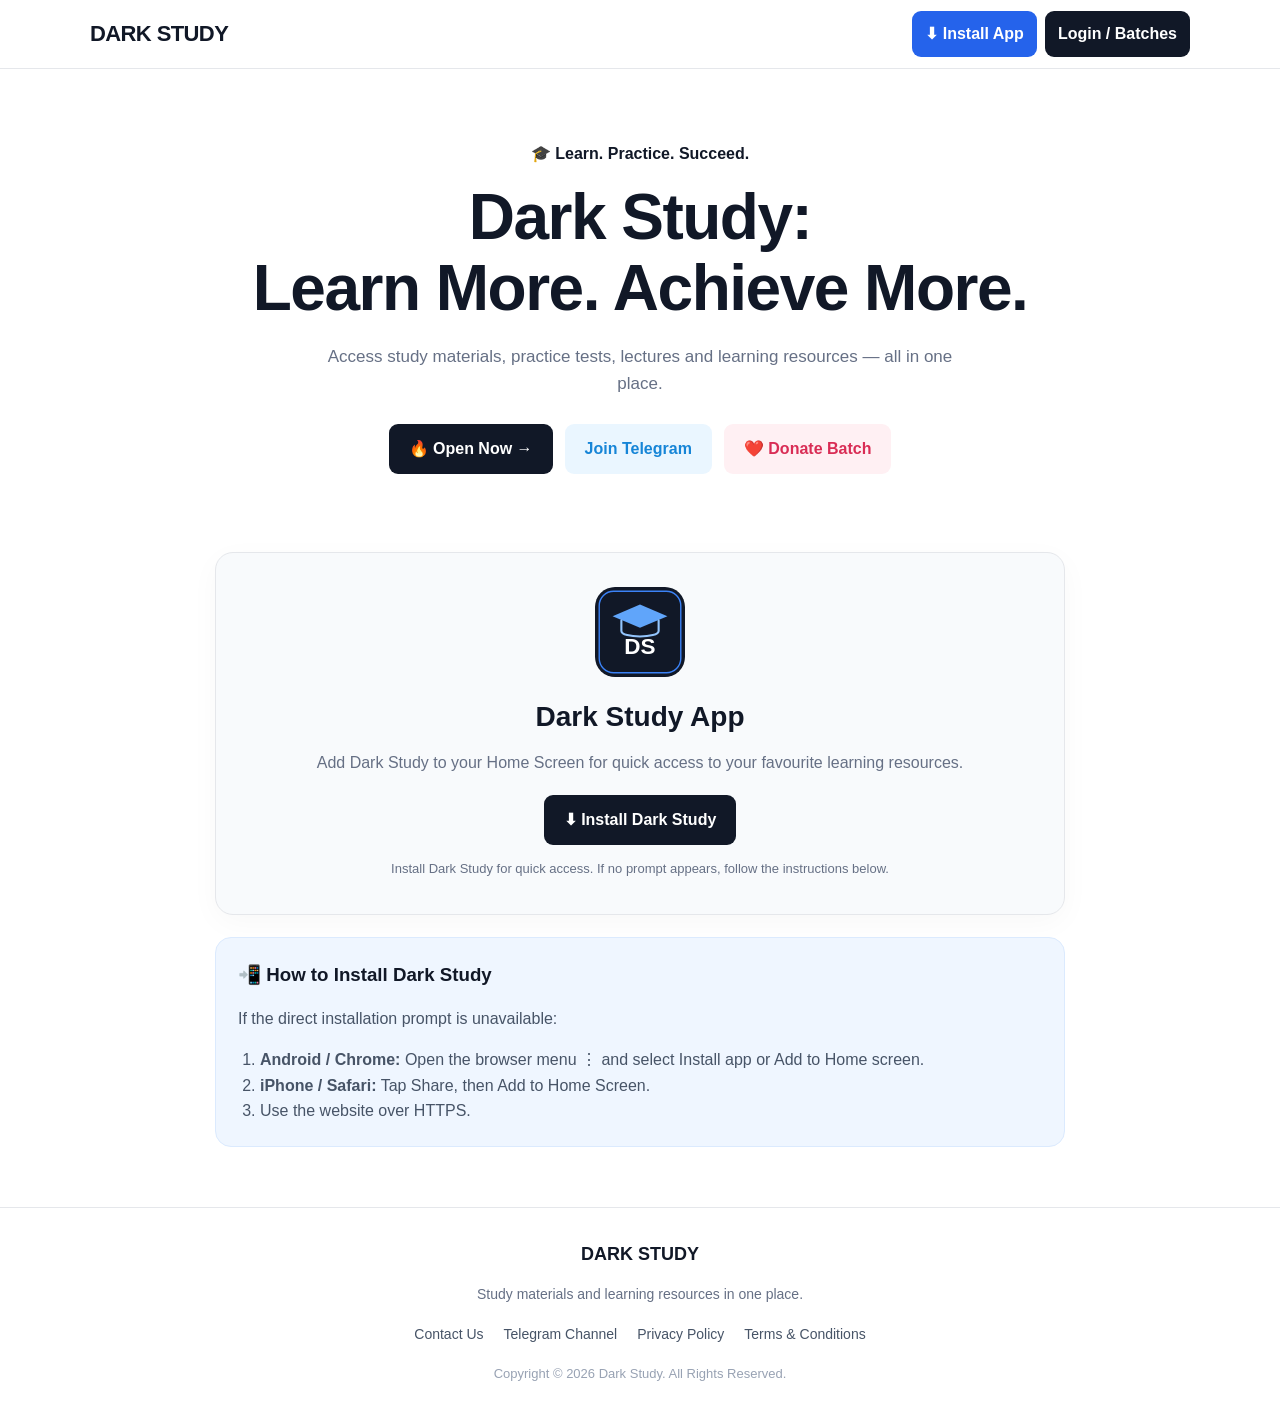
<file: index.html>
<!DOCTYPE html>
<html lang="en">
<head>
  <meta charset="UTF-8">
  <meta name="viewport" content="width=device-width, initial-scale=1">
  <meta name="theme-color" content="#111827">
  <meta name="description" content="Dark Study - Study materials, lectures, practice tests and learning resources in one place.">
  <meta name="google-site-verification" content="fBdInNr_pxpZjApGXBXYnxqg6Dyy9HJ7jwQC1Yva0Tw">

  <title>Dark Study - Learn. Practice. Succeed.</title>

  <link rel="manifest" href="/manifest.webmanifest">
  <link rel="icon" href="/icons/icon.svg" type="image/svg+xml">
  <link rel="apple-touch-icon" href="/icons/icon.svg">

  <meta name="apple-mobile-web-app-capable" content="yes">
  <meta name="apple-mobile-web-app-status-bar-style" content="black-translucent">
  <meta name="apple-mobile-web-app-title" content="Dark Study">

  <!-- Existing AdSense publisher code -->
  <script async
    src="https://pagead2.googlesyndication.com/pagead/js/adsbygoogle.js?client=ca-pub-5067812901691828"
    crossorigin="anonymous"></script>

  <style>
    :root {
      --bg: #ffffff;
      --text: #111827;
      --muted: #667085;
      --blue: #2563eb;
      --border: #e5e7eb;
      --surface: #f8fafc;
    }

    * { box-sizing: border-box; }

    html { scroll-behavior: smooth; }

    body {
      margin: 0;
      font-family: Arial, Helvetica, sans-serif;
      background: var(--bg);
      color: var(--text);
      min-height: 100vh;
      line-height: 1.6;
    }

    a { text-decoration: none; color: inherit; }
    button { font: inherit; }
    .container { width: min(1100px, 92%); margin: auto; }

    header {
      position: sticky;
      top: 0;
      z-index: 10;
      background: rgba(255,255,255,.96);
      border-bottom: 1px solid var(--border);
      backdrop-filter: blur(12px);
    }

    .nav {
      min-height: 68px;
      display: flex;
      align-items: center;
      justify-content: space-between;
      gap: 12px;
    }

    .brand { font-size: 22px; font-weight: 900; letter-spacing: -.6px; }

    .nav-actions {
      display: flex;
      align-items: center;
      gap: 8px;
    }

    .login-btn, .install-btn {
      display: inline-flex;
      align-items: center;
      justify-content: center;
      padding: 10px 13px;
      border: 0;
      border-radius: 9px;
      background: var(--text);
      color: white;
      font-weight: 700;
      cursor: pointer;
    }

    .install-btn { background: var(--blue); }

    .hero { text-align: center; padding: 72px 0 54px; }

    .tagline { font-weight: 700; margin-bottom: 15px; }

    .hero h1 {
      font-size: clamp(34px, 7vw, 64px);
      line-height: 1.12;
      letter-spacing: -1.5px;
      margin: 0 0 18px;
    }

    .hero h1 span { display: block; }

    .hero p {
      max-width: 660px;
      margin: 0 auto 27px;
      color: var(--muted);
      font-size: 17px;
    }

    .hero-buttons {
      display: flex;
      justify-content: center;
      flex-wrap: wrap;
      gap: 12px;
    }

    .btn {
      display: inline-flex;
      align-items: center;
      justify-content: center;
      padding: 12px 20px;
      border: 0;
      border-radius: 9px;
      font-weight: 700;
      cursor: pointer;
    }

    .primary, .download { background: var(--text); color: white; }
    .telegram { background: #eaf6ff; color: #1685d7; }
    .donate { background: #fff0f3; color: #d92d55; }

    .section { padding: 24px 0 60px; }

    .app-card {
      max-width: 850px;
      margin: auto;
      padding: 34px;
      border: 1px solid var(--border);
      border-radius: 18px;
      background: var(--surface);
      text-align: center;
      box-shadow: 0 8px 30px #00000008;
    }

    .logo-box {
      width: 90px;
      height: 90px;
      margin: 0 auto 18px;
      border-radius: 20px;
      overflow: hidden;
    }

    .logo-box img { width: 100%; height: 100%; object-fit: cover; }

    .app-card h2 { font-size: 28px; margin: 0 0 10px; }
    .app-card p { color: var(--muted); margin: 0 auto 20px; }

    .status {
      font-size: 13px;
      margin: 14px 0 0 !important;
      overflow-wrap: anywhere;
    }

    .install-help {
      max-width: 850px;
      margin: 22px auto 0;
      padding: 22px;
      border: 1px solid #dbeafe;
      border-radius: 16px;
      background: #eff6ff;
      color: #475467;
    }

    .install-help h3 { color: var(--text); margin: 0 0 8px; }
    .install-help ol { padding-left: 22px; margin-bottom: 0; }

    footer {
      border-top: 1px solid var(--border);
      padding: 32px 0;
      text-align: center;
    }

    .footer-title { font-weight: 900; font-size: 18px; }
    footer p { color: var(--muted); font-size: 14px; }

    .footer-links {
      display: flex;
      justify-content: center;
      flex-wrap: wrap;
      gap: 14px 20px;
      margin: 18px 0;
    }

    .footer-links a { color: #475467; font-size: 14px; }
    .copyright { color: #98a2b3; font-size: 13px; }

    .toast {
      position: fixed;
      left: 50%;
      bottom: 20px;
      transform: translateX(-50%);
      z-index: 99;
      width: max-content;
      max-width: 90%;
      padding: 12px 17px;
      border-radius: 12px;
      background: #111827;
      color: white;
      box-shadow: 0 5px 20px #0002;
    }

    [hidden] { display: none !important; }

    button:focus-visible, a:focus-visible {
      outline: 3px solid #60a5fa;
      outline-offset: 3px;
    }

    @media (max-width: 600px) {
      .nav { min-height: 60px; }
      .brand { font-size: 17px; }
      .nav-actions { gap: 5px; }
      .login-btn, .install-btn { font-size: 11px; padding: 9px; }
      .hero { padding: 46px 0 38px; }
      .hero h1 { letter-spacing: -1px; }
      .hero p { font-size: 15px; }
      .hero-buttons { flex-direction: column; }
      .hero-buttons .btn { width: 100%; }
      .app-card { padding: 25px 17px; }
      .app-card h2 { font-size: 25px; }
      .install-help { padding: 18px; }
    }
  </style>
</head>

<body>
  <header>
    <div class="container nav">
      <a href="/" class="brand" aria-label="Dark Study home">DARK STUDY</a>

      <div class="nav-actions">
        <button class="install-btn" id="installTop" type="button">
          ⬇ Install App
        </button>
        <button class="login-btn" id="loginBtn" type="button">
          Login / Batches
        </button>
      </div>
    </div>
  </header>

  <main>
    <section class="hero">
      <div class="container">
        <div class="tagline">🎓 Learn. Practice. Succeed.</div>

        <h1>Dark Study:<span>Learn More. Achieve More.</span></h1>

        <p>
          Access study materials, practice tests, lectures and learning
          resources — all in one place.
        </p>

        <div class="hero-buttons">
          <a class="btn primary"
             href="https://studycloud-study.vercel.app/"
             target="_blank" rel="noopener noreferrer">
            🔥 Open Now →
          </a>

          <a class="btn telegram"
             href="https://t.me/darkstudy2"
             target="_blank" rel="noopener noreferrer">
            Join Telegram
          </a>

          <button class="btn donate" id="donateBtn" type="button">
            ❤️ Donate Batch
          </button>
        </div>
      </div>
    </section>

    <section class="section">
      <div class="container">
        <div class="app-card">
          <div class="logo-box">
            <img src="/icons/icon.svg" alt="Dark Study app icon"
                 width="90" height="90">
          </div>

          <h2>Dark Study App</h2>

          <p>
            Add Dark Study to your Home Screen for quick access to
            your favourite learning resources.
          </p>

          <button class="btn download" id="installMain" type="button">
            ⬇ Install Dark Study
          </button>

          <p class="status" id="installStatus" aria-live="polite">
            Checking installation availability…
          </p>
        </div>

        <div class="install-help" id="installHelp">
          <h3>📲 How to Install Dark Study</h3>
          <p>If the direct installation prompt is unavailable:</p>
          <ol>
            <li><strong>Android / Chrome:</strong> Open the browser menu ⋮ and select Install app or Add to Home screen.</li>
            <li><strong>iPhone / Safari:</strong> Tap Share, then Add to Home Screen.</li>
            <li>Use the website over HTTPS.</li>
          </ol>
        </div>
      </div>
    </section>
  </main>

  <footer>
    <div class="container">
      <div class="footer-title">DARK STUDY</div>
      <p>Study materials and learning resources in one place.</p>

      <nav class="footer-links" aria-label="Footer">
        <a href="https://t.me/darkstudy2" target="_blank" rel="noopener noreferrer">Contact Us</a>
        <a href="https://t.me/darkstudy2" target="_blank" rel="noopener noreferrer">Telegram Channel</a>
        <a href="/privacy-policy.html">Privacy Policy</a>
        <a href="/terms.html">Terms &amp; Conditions</a>
      </nav>

      <div class="copyright">
        Copyright © <span id="year"></span> Dark Study. All Rights Reserved.
      </div>
    </div>
  </footer>

  <div class="toast" id="toast" role="status" aria-live="polite" hidden></div>

  <script>
  (() => {
    "use strict";

    const installButtons = [
      document.getElementById("installTop"),
      document.getElementById("installMain")
    ];

    const status = document.getElementById("installStatus");
    const help = document.getElementById("installHelp");
    const toast = document.getElementById("toast");

    let deferredPrompt = null;
    let toastTimer;

    document.getElementById("year").textContent =
      new Date().getFullYear();

    function notify(message) {
      toast.textContent = message;
      toast.hidden = false;
      clearTimeout(toastTimer);
      toastTimer = setTimeout(() => {
        toast.hidden = true;
      }, 4000);
    }

    function isInstalled() {
      return window.matchMedia("(display-mode: standalone)").matches ||
             window.navigator.standalone === true;
    }

    function updateInstallState() {
      if (isInstalled()) {
        installButtons.forEach(button => button.hidden = true);
        status.textContent = "Dark Study is installed on this device.";
        help.hidden = true;
        return true;
      }

      return false;
    }

    async function installApp() {
      if (updateInstallState()) {
        notify("Dark Study is already installed.");
        return;
      }

      if (!deferredPrompt) {
        status.textContent =
          "Direct installation is not available right now. Use the browser menu below.";
        help.hidden = false;
        notify("Open browser menu ⋮ and look for Install app.");
        return;
      }

      deferredPrompt.prompt();

      try {
        const result = await deferredPrompt.userChoice;

        if (result.outcome === "accepted") {
          status.textContent = "Installation accepted. Follow your browser's instructions.";
          notify("Follow the browser prompt to finish installation.");
        } else {
          notify("Installation cancelled. You can try again later.");
        }
      } catch (error) {
        notify("Please use your browser menu to install the app.");
      }

      deferredPrompt = null;
    }

    installButtons.forEach(button => {
      button.addEventListener("click", installApp);
    });

    window.addEventListener("beforeinstallprompt", event => {
      event.preventDefault();
      deferredPrompt = event;

      if (!updateInstallState()) {
        status.textContent = "Ready to install! Tap Install Dark Study.";
        installButtons.forEach(button => button.hidden = false);
      }
    });

    window.addEventListener("appinstalled", () => {
      deferredPrompt = null;
      installButtons.forEach(button => button.hidden = true);
      status.textContent = "Dark Study was installed successfully.";
      notify("Dark Study installed successfully!");
    });

    if ("serviceWorker" in navigator &&
        (location.protocol === "https:" || location.hostname === "localhost")) {
      window.addEventListener("load", () => {
        navigator.serviceWorker.register("/sw.js")
          .then(() => console.log("Dark Study service worker registered."))
          .catch(error => console.error("Service worker registration failed:", error));
      });
    }

    if (!updateInstallState()) {
      status.textContent =
        "Install Dark Study for quick access. If no prompt appears, follow the instructions below.";
    }

    document.getElementById("loginBtn").addEventListener("click", () => {
      notify("Login is not connected yet.");
    });

    document.getElementById("donateBtn").addEventListener("click", () => {
      notify("Donation is not configured yet. Add your official donation link.");
    });
  })();
  </script>
</body>
</html>
</file>
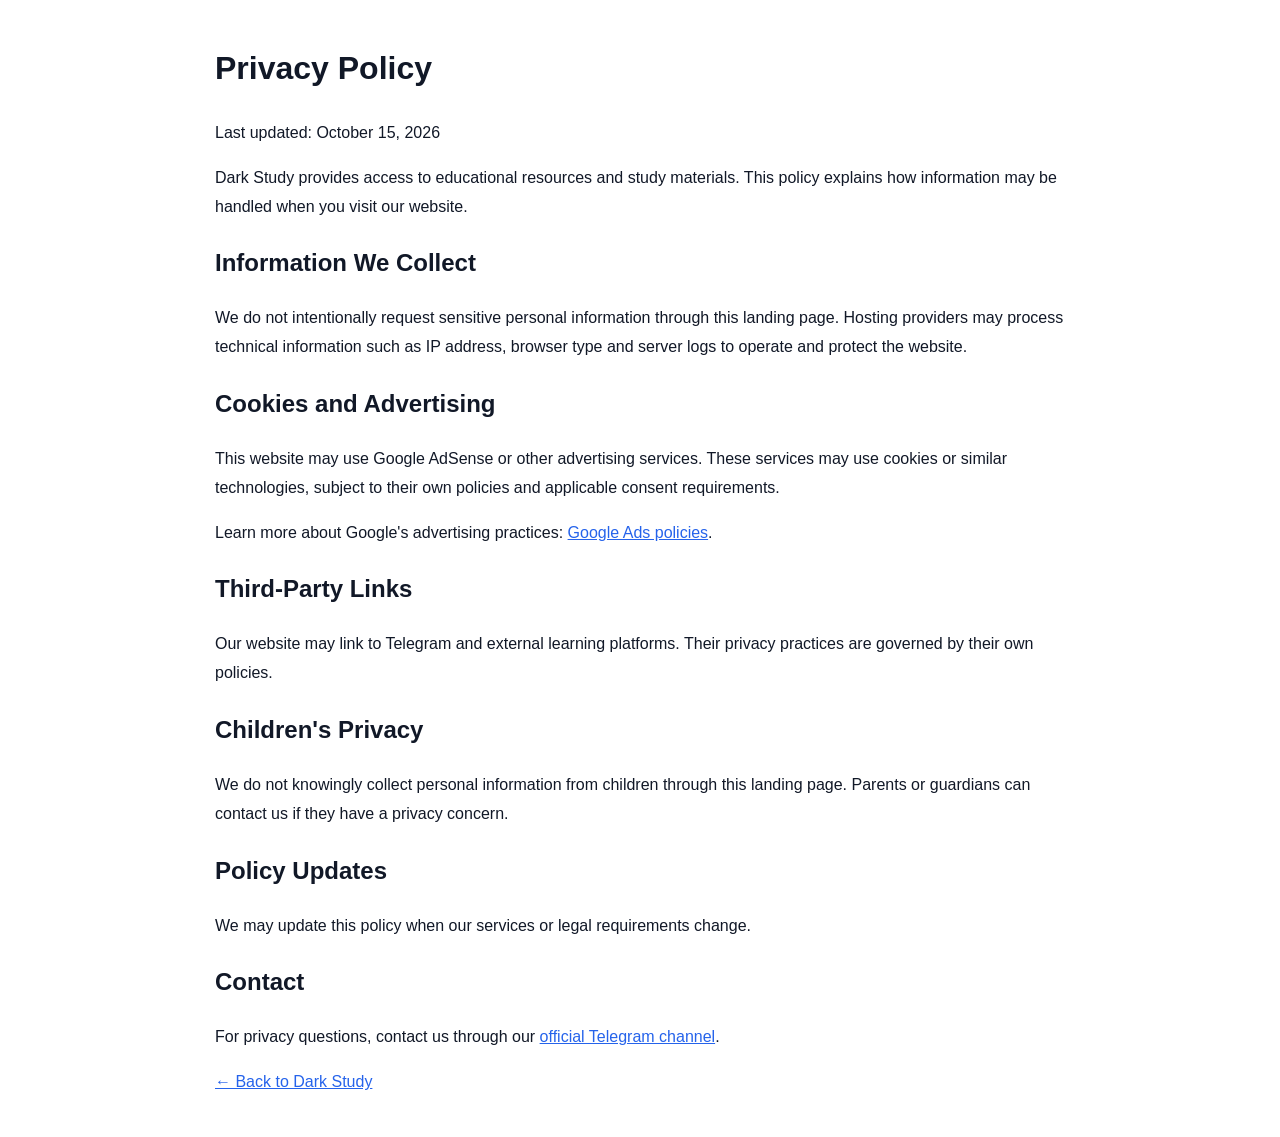
<file: privacy-policy.html>
<!DOCTYPE html>
<html lang="en">
<head>
  <meta charset="UTF-8">
  <meta name="viewport" content="width=device-width, initial-scale=1">
  <meta name="description" content="Dark Study Privacy Policy">
  <title>Privacy Policy - Dark Study</title>
  <style>
    body{font-family:Arial,sans-serif;max-width:850px;margin:40px auto;padding:0 20px;line-height:1.8;color:#111827}
    a{color:#2563eb}
  </style>
</head>
<body>
  <h1>Privacy Policy</h1>
  <p>Last updated: October 15, 2026</p>

  <p>Dark Study provides access to educational resources and study materials.
  This policy explains how information may be handled when you visit our website.</p>

  <h2>Information We Collect</h2>
  <p>We do not intentionally request sensitive personal information through this landing page.
  Hosting providers may process technical information such as IP address, browser type
  and server logs to operate and protect the website.</p>

  <h2>Cookies and Advertising</h2>
  <p>This website may use Google AdSense or other advertising services.
  These services may use cookies or similar technologies, subject to their own policies
  and applicable consent requirements.</p>
  <p>Learn more about Google's advertising practices:
    <a href="https://policies.google.com/technologies/ads" target="_blank" rel="noopener noreferrer">Google Ads policies</a>.
  </p>

  <h2>Third-Party Links</h2>
  <p>Our website may link to Telegram and external learning platforms.
  Their privacy practices are governed by their own policies.</p>

  <h2>Children's Privacy</h2>
  <p>We do not knowingly collect personal information from children through this landing page.
  Parents or guardians can contact us if they have a privacy concern.</p>

  <h2>Policy Updates</h2>
  <p>We may update this policy when our services or legal requirements change.</p>

  <h2>Contact</h2>
  <p>For privacy questions, contact us through our
    <a href="https://t.me/darkstudy2" target="_blank" rel="noopener noreferrer">official Telegram channel</a>.
  </p>

  <p><a href="/">← Back to Dark Study</a></p>
</body>
</html>
</file>
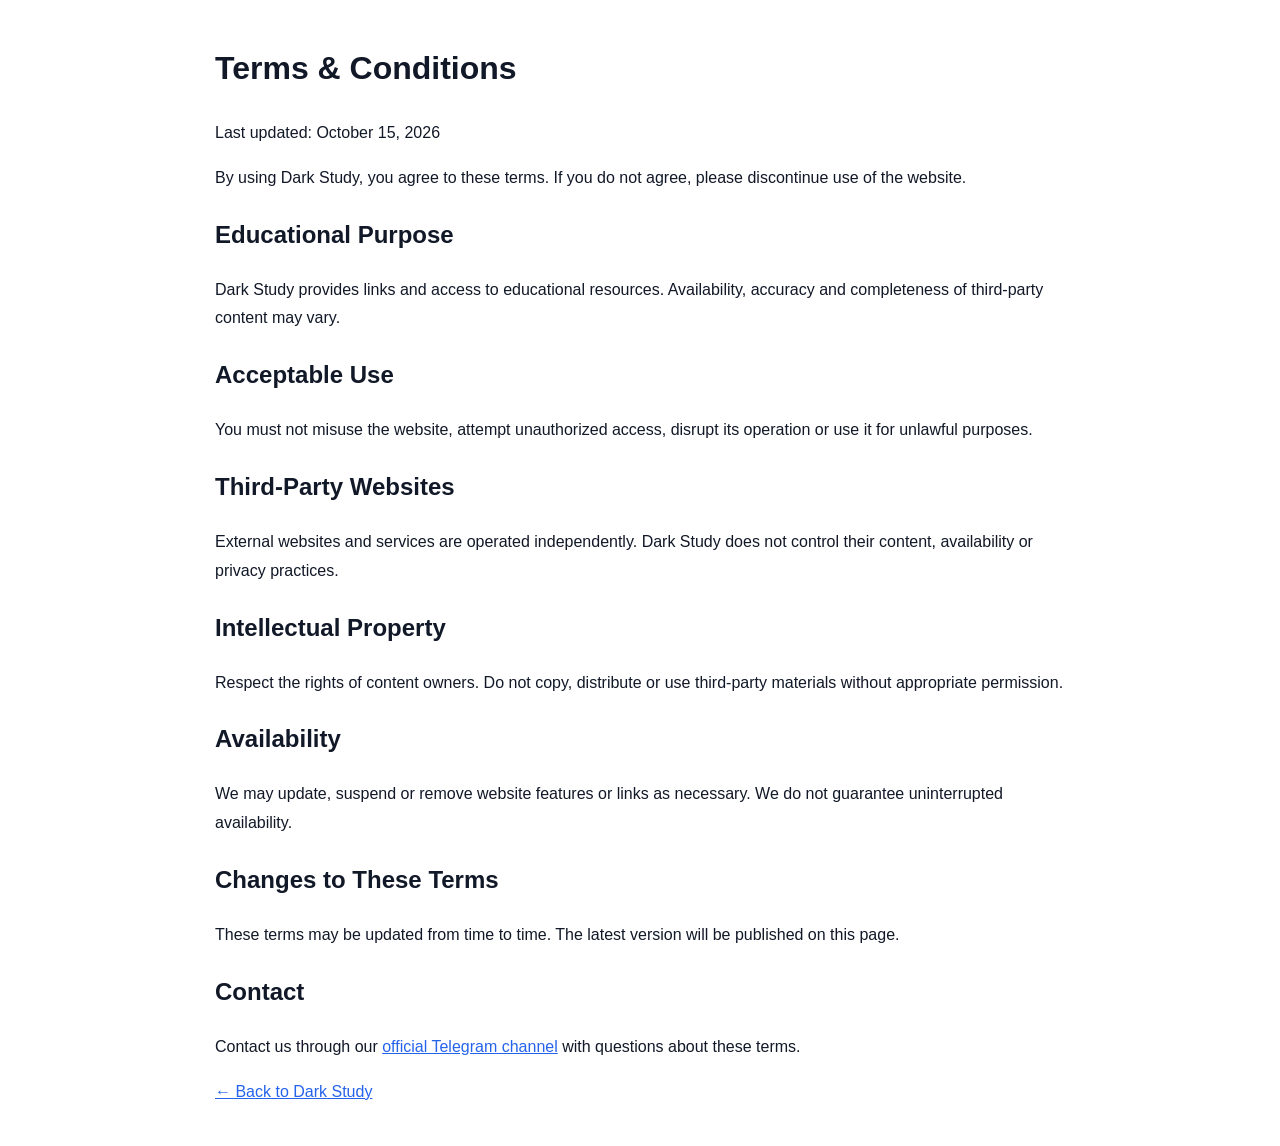
<file: terms.html>
<!DOCTYPE html>
<html lang="en">
<head>
  <meta charset="UTF-8">
  <meta name="viewport" content="width=device-width, initial-scale=1">
  <meta name="description" content="Dark Study Terms and Conditions">
  <title>Terms & Conditions - Dark Study</title>
  <style>
    body{font-family:Arial,sans-serif;max-width:850px;margin:40px auto;padding:0 20px;line-height:1.8;color:#111827}
    a{color:#2563eb}
  </style>
</head>
<body>
  <h1>Terms &amp; Conditions</h1>
  <p>Last updated: October 15, 2026</p>

  <p>By using Dark Study, you agree to these terms. If you do not agree,
  please discontinue use of the website.</p>

  <h2>Educational Purpose</h2>
  <p>Dark Study provides links and access to educational resources.
  Availability, accuracy and completeness of third-party content may vary.</p>

  <h2>Acceptable Use</h2>
  <p>You must not misuse the website, attempt unauthorized access,
  disrupt its operation or use it for unlawful purposes.</p>

  <h2>Third-Party Websites</h2>
  <p>External websites and services are operated independently.
  Dark Study does not control their content, availability or privacy practices.</p>

  <h2>Intellectual Property</h2>
  <p>Respect the rights of content owners. Do not copy, distribute or use
  third-party materials without appropriate permission.</p>

  <h2>Availability</h2>
  <p>We may update, suspend or remove website features or links as necessary.
  We do not guarantee uninterrupted availability.</p>

  <h2>Changes to These Terms</h2>
  <p>These terms may be updated from time to time. The latest version
  will be published on this page.</p>

  <h2>Contact</h2>
  <p>Contact us through our
    <a href="https://t.me/darkstudy2" target="_blank" rel="noopener noreferrer">official Telegram channel</a>
    with questions about these terms.
  </p>

  <p><a href="/">← Back to Dark Study</a></p>
</body>
</html>
</file>
